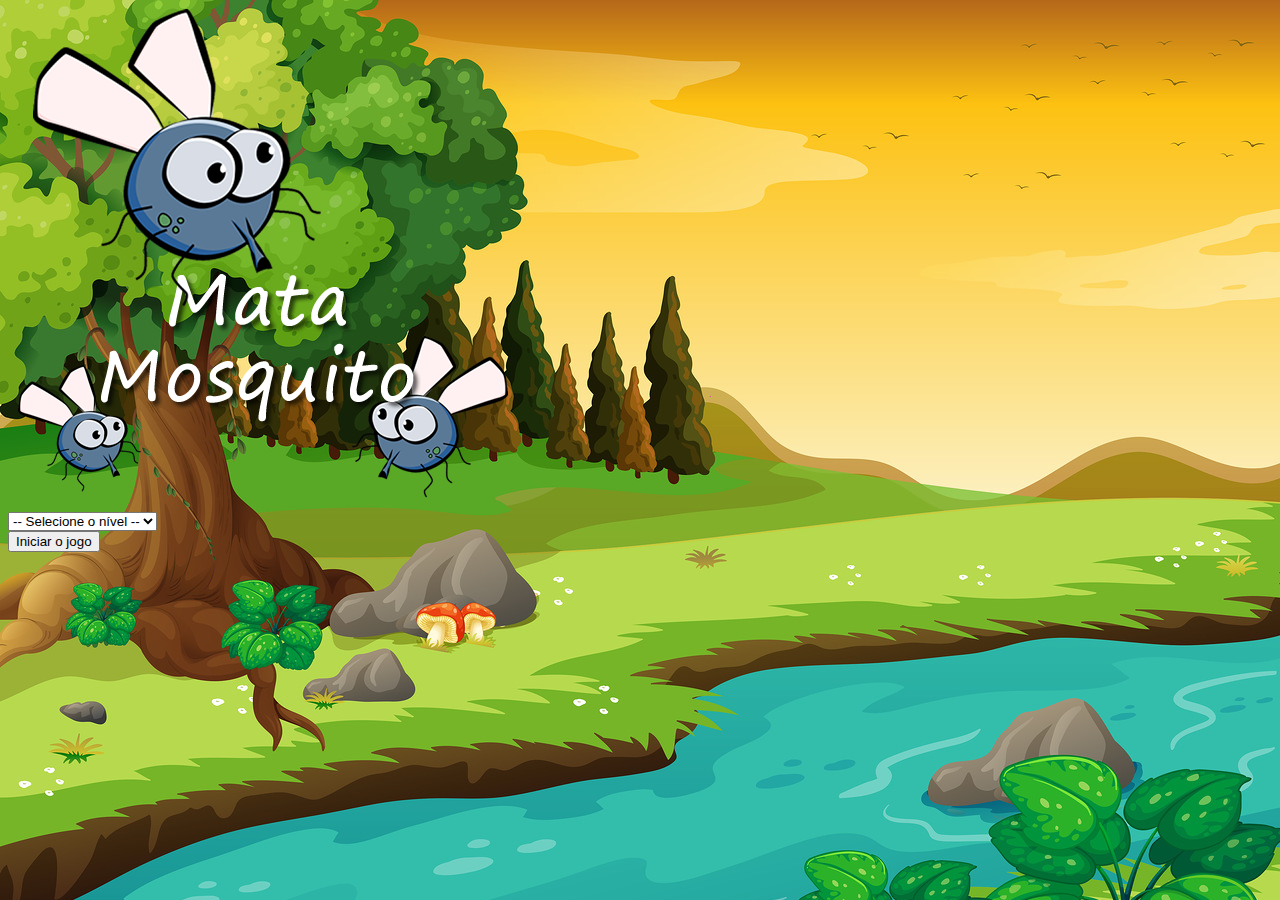
<file: index.html>
<!DOCTYPE html>
<html>
	<head>
		<title></title>
		<meta charset="utf-8">

		<!-- CSS only -->
	<link href="https://cdn.jsdelivr.net/npm/bootstrap@5.0.2/dist/css/bootstrap.min.css" rel="stylesheet" integrity="sha384-EVSTQN3/azprG1Anm3QDgpJLIm9Nao0Yz1ztcQTwFspd3yD65VohhpuuCOmLASjC" crossorigin="anonymous">

	<link rel="stylesheet" href="estilo.css">

	<script>
		function iniciarJogo() {
			var nivel = document.getElementById('nivel').value

			if(nivel === '') {
				alert('Selecione um nível para iniciar o jogo')
			    return false //para que a função tenha a sua lógica finalizada aqui
		    }

			window.location.href = "app.html?" + nivel // A interrogação é usada para separar a  pagina que queremos requisitar, dos parametros que queremos enviar a está página
		}	
	</script>

	</head>

	<body>
		<div class="container">
			<div class="row">
				<div class="col">
					<div class="d-flex justify-content-center">
						<img src="imagens/game.png">
					</div>
				</div>
			</div>

			<div class="row">
				<div class="col">
					<div class="d-flex justify-content-center">
						<div class="mb-2">
							<select class="form-control" id="nivel">
								<option value="">-- Selecione o nível --</option>
								<option value="normal">Normal</option>
								<option value="medio">Médio</option>
								<option value="dificil">Difícil</option>
							</select>
						</div>	
					</div>
				</div>
			</div>

			<div class="row">
				<div class="col">
					<div class="d-flex justify-content-center">
						<button type="button" class="btn btn-danger btn-lg" onclick="iniciarJogo()">Iniciar o jogo</button>
					</div>
				</div>
			</div>
		</div>

	</body>
</html>
</file>
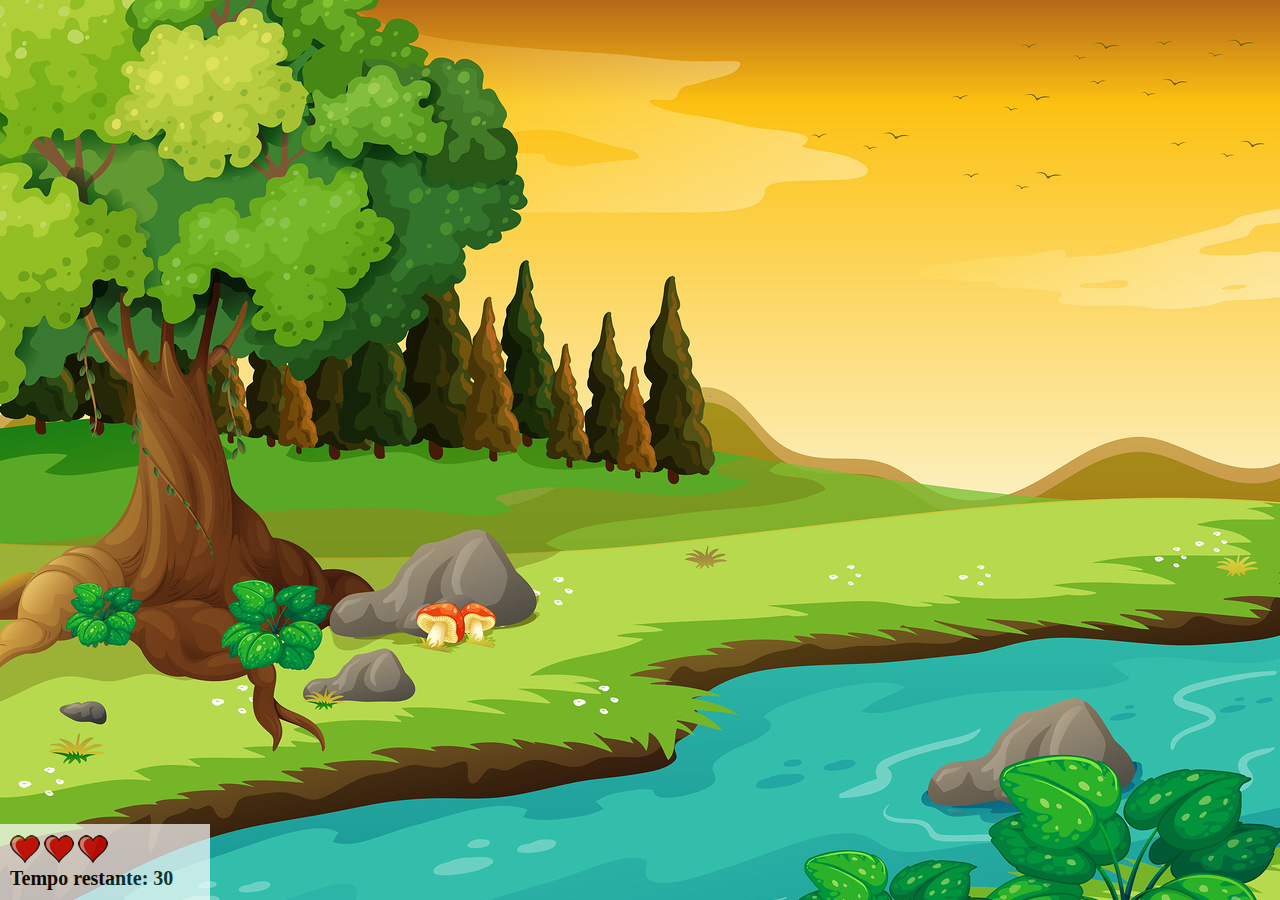
<file: app.html>
<!DOCTYPE html>
<html>
	<head>
		<title></title>
		<meta charset="utf-8">

		<link rel="stylesheet" type="text/css" href="estilo.css">
		<script src="jogo.js"></script>
	</head>
<body onresize="ajustaTamanhoPalcoJogo()">

	<audio autoplay>
		<source src="tema.mp3" type="audio/mp3">
	</audio>

	<div class="painel">
		<div class="vidas">
			<img id="v1" src="imagens/coracao_cheio.png">
			<img id="v2" src="imagens/coracao_cheio.png">
			<img id="v3" src="imagens/coracao_cheio.png">
		</div>
		
		<div class="cronometro">Tempo restante: <span id="cronometro"></span>
			
		</div>

	</div>

	<script>

		document.getElementById('cronometro').innerHTML = tempo

		var criaMosquito = setInterval(function() { //criando o intervalo de 1 segundo para o mosquito aparecer
			posicaoRandomica()
		}, criaMosquitoTempo)
	</script>
</body>
</html>
</file>
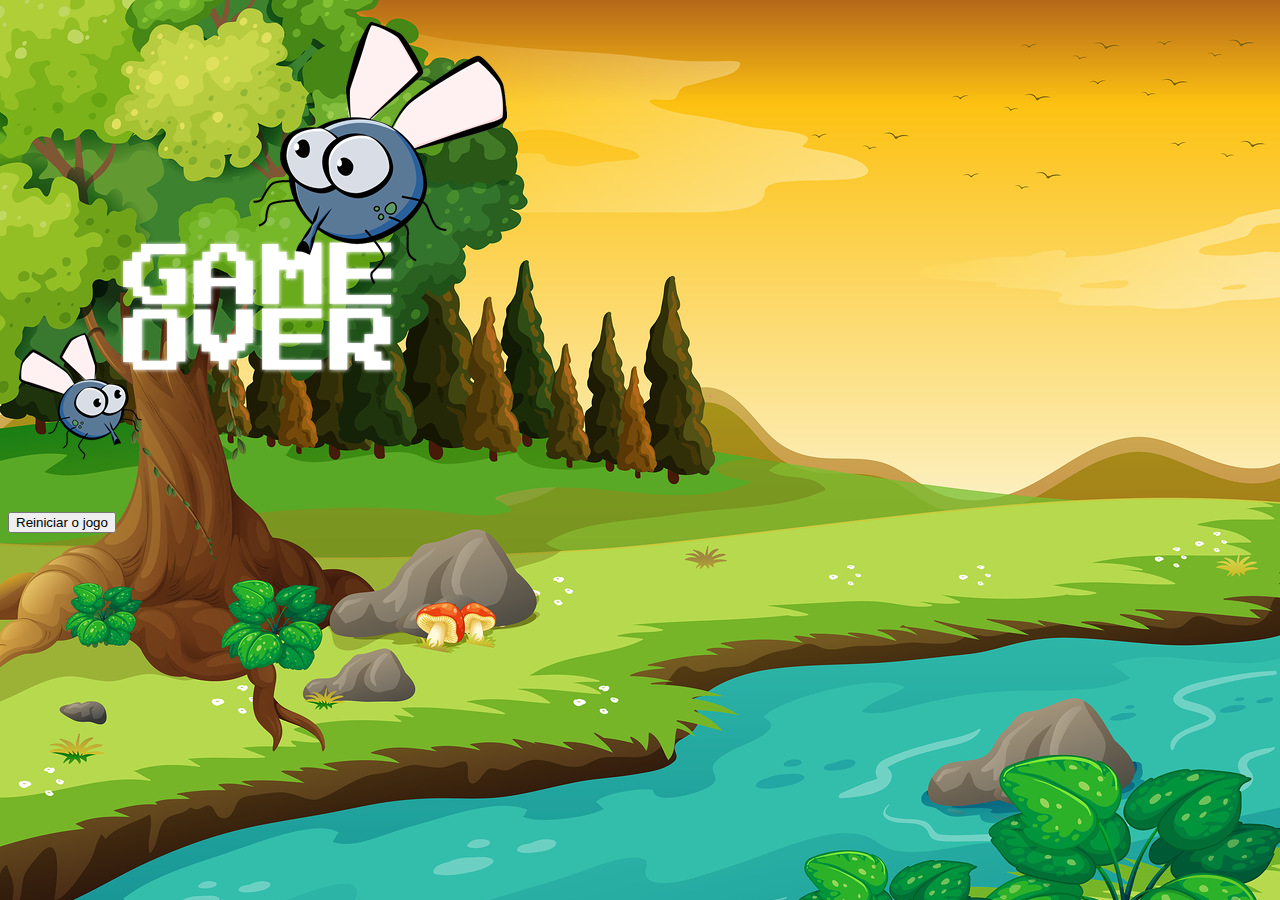
<file: fim_de_jogo.html>
<!DOCTYPE html>
<html>
	<head>
		<title></title>
		<meta charset="utf-8">

		<!-- CSS only -->
	<link href="https://cdn.jsdelivr.net/npm/bootstrap@5.0.2/dist/css/bootstrap.min.css" rel="stylesheet" integrity="sha384-EVSTQN3/azprG1Anm3QDgpJLIm9Nao0Yz1ztcQTwFspd3yD65VohhpuuCOmLASjC" crossorigin="anonymous">

	<link rel="stylesheet" href="estilo.css">

	<script>
		var myaudio = document.getElementById("audioID").autoplay = true;
	</script>

	</head>

	<body>

		<audio autoplay> <source src="over.mp3"  type="audio/mp3"></audio>

		<div class="container">
			<div class="row">
				<div class="col">
					<div class="d-flex justify-content-center">
						<img src="imagens/game_over.png">
					</div>
				</div>
			</div>

			<div class="row">
				<div class="col">
					<div class="d-flex justify-content-center">
						<button type="button" class="btn btn-dark btn-lg" onclick="window.location.href = 'index.html' ">Reiniciar o jogo</button>
					</div>
				</div>
			</div>
		</div>

	</body>
</html>
</file>
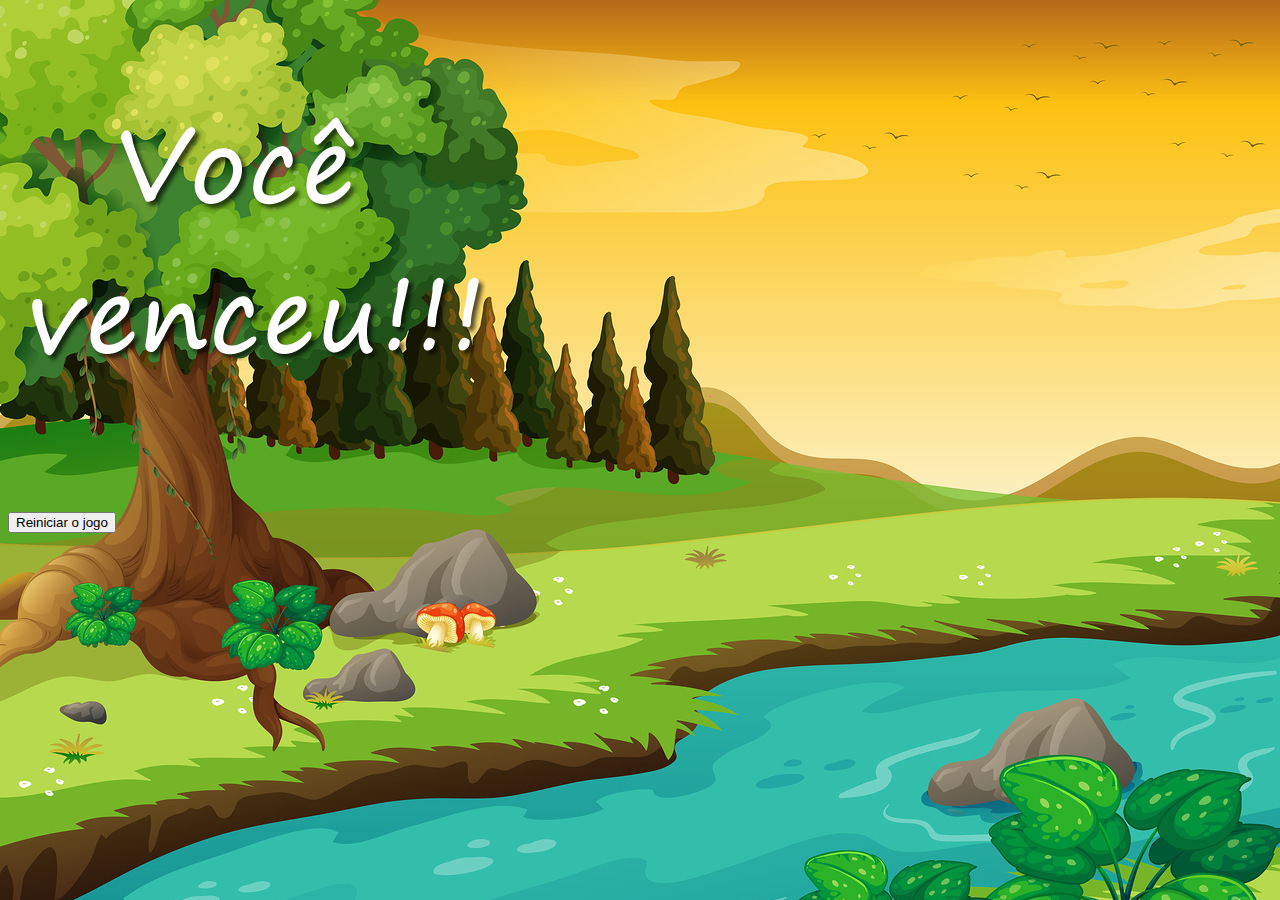
<file: vitoria.html>
<!DOCTYPE html>
<html>
	<head>
		<title></title>
		<meta charset="utf-8">

		<!-- CSS only -->
	<link href="https://cdn.jsdelivr.net/npm/bootstrap@5.0.2/dist/css/bootstrap.min.css" rel="stylesheet" integrity="sha384-EVSTQN3/azprG1Anm3QDgpJLIm9Nao0Yz1ztcQTwFspd3yD65VohhpuuCOmLASjC" crossorigin="anonymous">

	<link rel="stylesheet" href="estilo.css">


	</head>

	<body>

		<audio autoplay>
			<source src="vitoria.mp3" type="audio/mpeg">
		</audio>

		<div class="container">
			<div class="row">
				<div class="col">
					<div class="d-flex justify-content-center">
						<img src="imagens/vitoria.png">

					</div>
				</div>
			</div>

			<div class="row">
				<div class="col">
					<div class="d-flex justify-content-center">
						<button type="button" class="btn btn-dark btn-lg" onclick="window.location.href = 'index.html' ">Reiniciar o jogo</button>
					</div>
				</div>
			</div>
		</div>

	</body>
</html>
</file>
<file: estilo.css>
html {
	cursor: url(imagens/mata_mosquito.png) 30 30, auto;
}


body {
	background-image: url(imagens/bg.jpg);
	background-repeat: no-repeat;
	background-size: 100%;
}


.mosquito1 {
	width: 50px;
	height: 50px;
}

.mosquito2 {
	width: 70px;
	height: 70px;
}

.mosquito3 {
	width: 90px;
	height: 90px;
}

.ladoA {
	transform: scaleX(1);
}

.ladoB {
	transform: scaleX(-1);
}

.painel {
	position: absolute;
	width: 190px;
	padding: 10px;
	left: 0px;
	bottom: 0px;
	border-top: solid 1px #fff;
	background-color: #fff;
	opacity: 0.7;
}

.vidas {
	float: left;
}

.cronometro {
	float: left;
	font-size: 20px;
	font-weight: bold;
}
</file>
